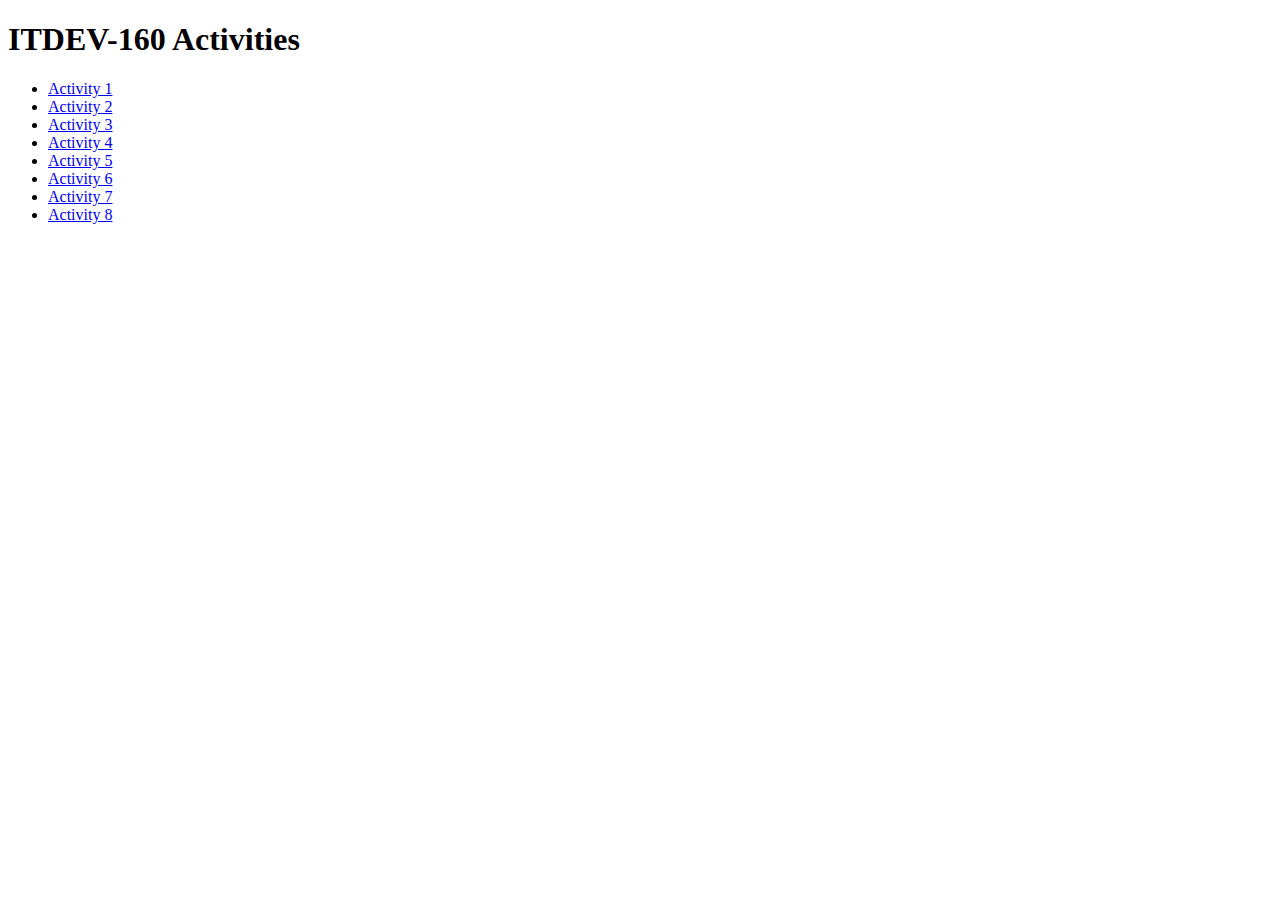
<file: index.html>
<!DOCTYPE html>
<html lang="en">
<head>
    <meta charset="UTF-8">
    <meta name="viewport" content="width=device-width, initial-scale=1.0">
    <title>ITDEV-160 Activities</title>
</head>
<body>
    <h1>ITDEV-160 Activities</h1>
    <ul>
        <li><a href="activity-1/index.html">Activity 1</a></li>
        <li><a href="activity-2/index.html">Activity 2</a></li>
        <li><a href="activity-3/index.html">Activity 3</a></li>
        <li><a href="activity-4/index.html">Activity 4</a></li>
        <li><a href="activity-5/index.html">Activity 5</a></li>
        <li><a href="activity-6/index.html">Activity 6</a></li>
        <li><a href="activity-7/index.html">Activity 7</a></li>
        <li><a href="activity-8/index.html">Activity 8</a></li>
    </ul>
</body>
</html>
</file>
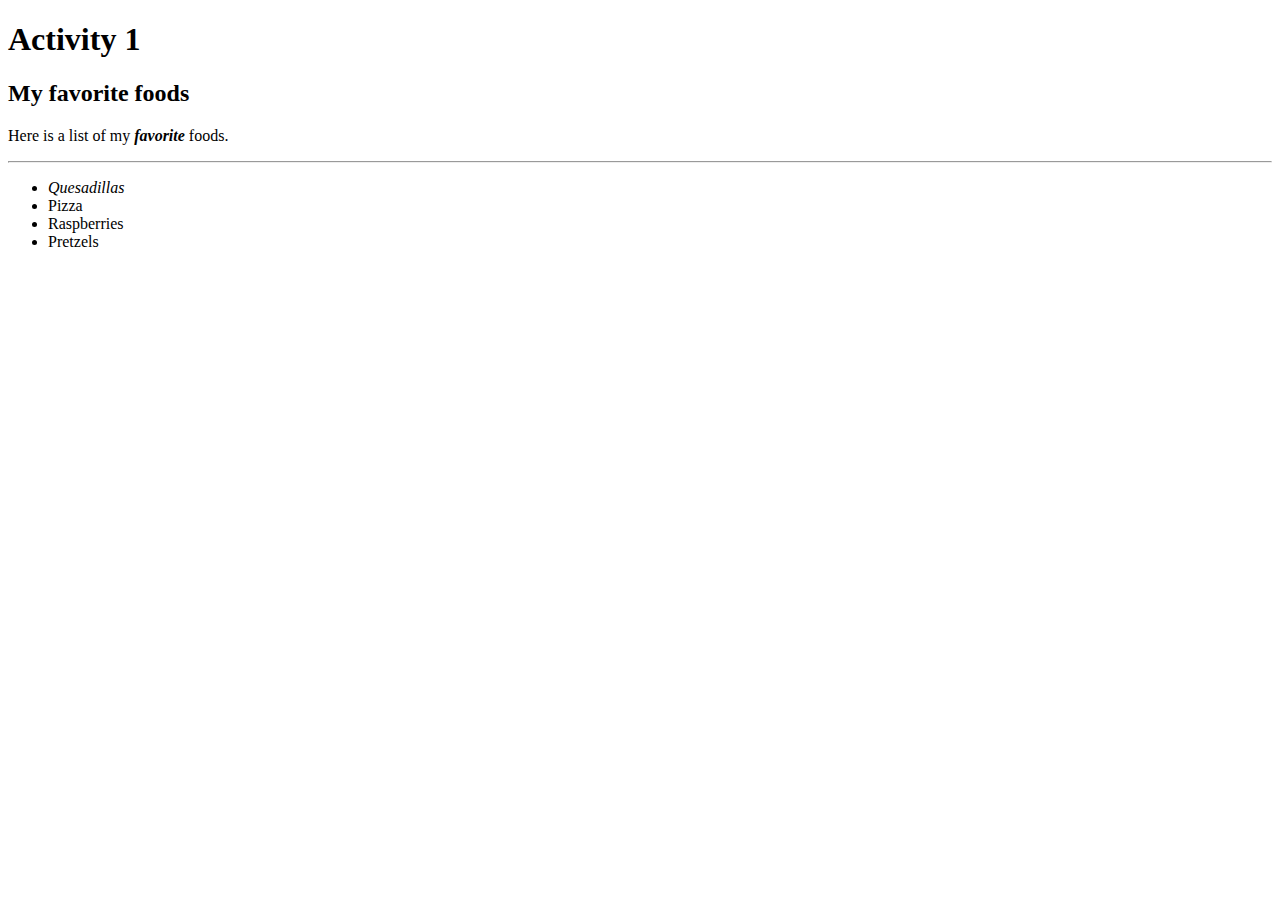
<file: activity-1/index.html>
<!DOCTYPE html>
<html lang="en">
<head>
    <meta charset="UTF-8">
    <meta name="viewport" content="width=device-width, initial-scale=1.0">
    <title>Activity 1</title>
</head>
<body>
    <h1>Activity 1</h1>
    <h2>My favorite foods</h2>
    <p>Here is a list of my <b><i>favorite</i></b> foods.</p>
    <hr>
    <ul>
        <li><em>Quesadillas</em></li>
        <li>Pizza</li>
        <li>Raspberries</li>
        <li>Pretzels</li>
    </ul>
</body>
</html>
</file>
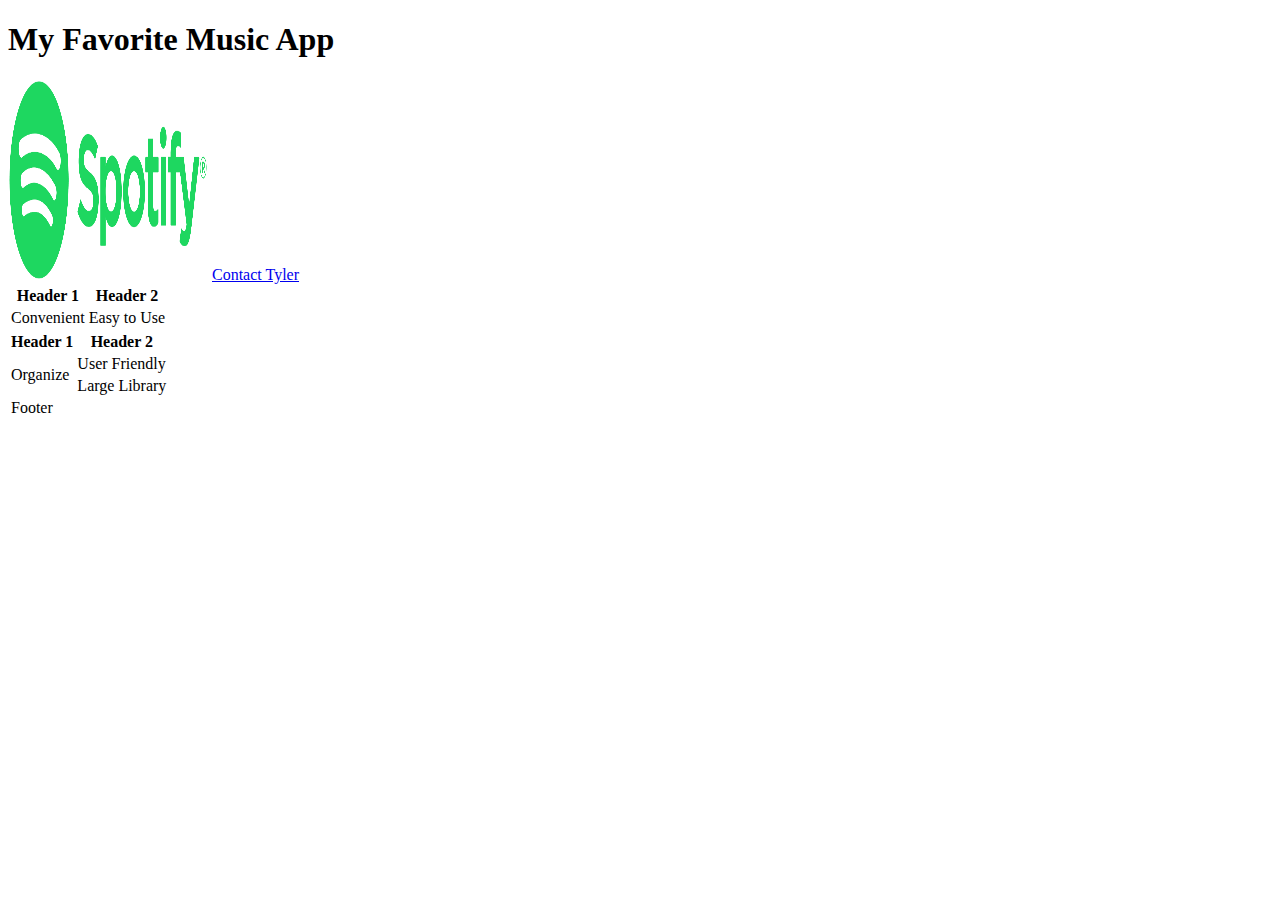
<file: activity-2/index.html>
<!DOCTYPE html>
<html lang="en">
<head>
    <meta charset="UTF-8">
    <meta name="viewport" content="width=device-width, initial-scale=1.0">
    <title>Activity 2</title>
</head>
<body>
    <h1>My Favorite Music App</h1>
    
    <!-- Image -->
    <img src="images/spotify.png" alt="Example Image" width="200" height="200">
    
    <!-- Email link -->
    <a href="mcphert1@gmatc.matc.edu">Contact Tyler</a>
    
    <!-- Simple table -->
    <table id="simple-table">
        <tr>
            <th>Header 1</th>
            <th>Header 2</th>
        </tr>
        <tr>
            <td>Convenient</td>
            <td>Easy to Use</td>
        </tr>
    </table>
    
    <!-- Complex table -->
    <table id="complex-table">
        <thead>
            <tr>
                <th scope="col">Header 1</th>
                <th scope="col">Header 2</th>
            </tr>
        </thead>
        <tbody>
            <tr>
                <td rowspan="2">Organize</td>
                <td>User Friendly</td>
            </tr>
            <tr>
                <td>Large Library</td>
            </tr>
        </tbody>
        <tfoot>
            <tr>
                <td colspan="2">Footer</td>
            </tr>
        </tfoot>
    </table>
</body>
</html>
</file>
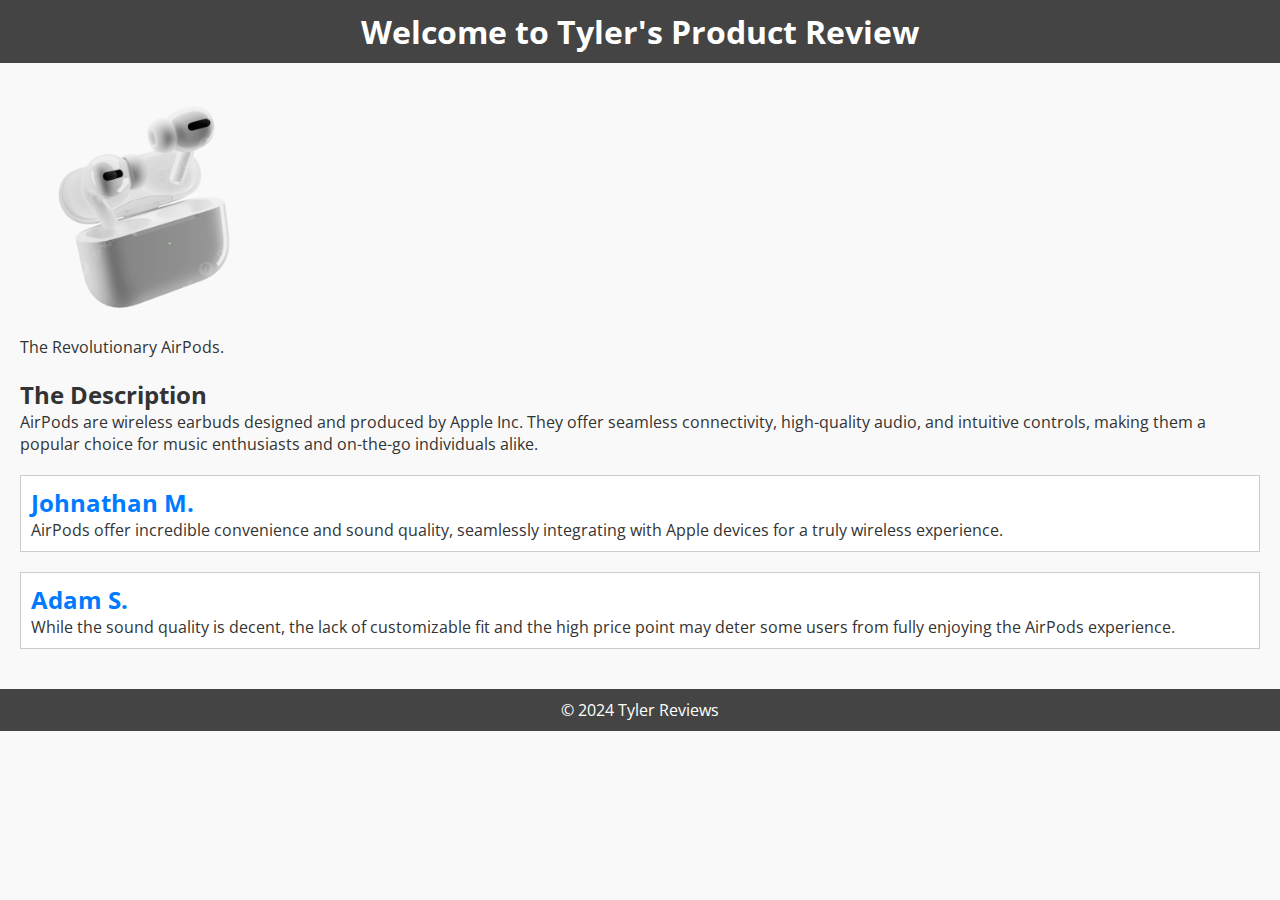
<file: activity-3/index.html>
<!DOCTYPE html>
<html lang="en">
<head>
    <meta charset="UTF-8">
    <meta name="viewport" content="width=device-width, initial-scale=1.0">
    <title>Product Reviews</title>
    <link rel="stylesheet" type="text/css" href="https://fonts.googleapis.com/css?family=Open+Sans">
    <link rel="stylesheet" type="text/css" href="css/master.css">
</head>
<body>
    <header>
        <h1>Welcome to Tyler's Product Review</h1>
    </header>
    
    <main>
        <figure>
            <img src="images/airpods.png" alt="Product Image">
            <figcaption>The Revolutionary AirPods.</figcaption>
        </figure>

        <div class="product-description">
            <h2>The Description</h2>
            <p>AirPods are wireless earbuds designed and produced by Apple Inc. 
                They offer seamless connectivity, high-quality audio, and intuitive controls, making them a popular choice for music enthusiasts and on-the-go individuals alike.</p>
        </div>

        <section class="reviews">
            <article class="review">
                <h2>Johnathan M.</h2>
                <p>AirPods offer incredible convenience and sound quality, seamlessly integrating with Apple devices for a truly wireless experience.</p>
            </article>

            <article class="review">
                <h2>Adam S.</h2>
                <p>While the sound quality is decent, the lack of customizable fit and the high price point may deter some users from fully enjoying the AirPods experience.</p>
            </article>
        </section>
    </main>

    <footer>
        <p>&copy; 2024 Tyler Reviews</p>
    </footer>
</body>
</html>
</file>
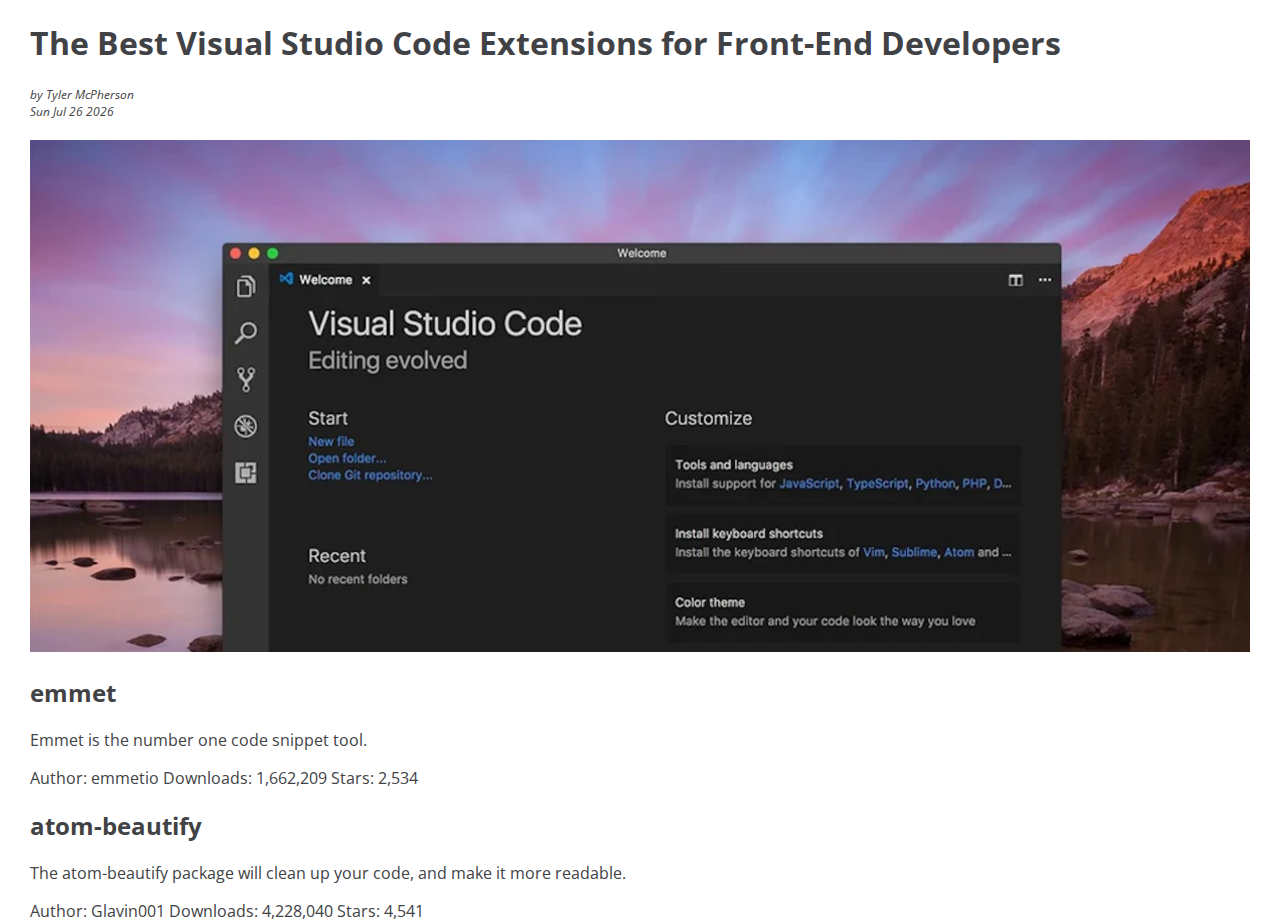
<file: activity-5/index.html>
<!DOCTYPE html>
<html lang="en">
<head>
    <meta charset="UTF-8">
    <meta name="viewport" content="width=device-width, initial-scale=1.0">
    <link rel="stylesheet" type="text/css" href="https://fonts.googleapis.com/css?family=Open+Sans">
    <link rel="stylesheet" type="text/css" href="css/master.css">
    <title>The Best Visual Studio Code Extensions for Front-End Developers</title>
</head>
<body>
    <header>
        <h1>The Best Visual Studio Code Extensions for Front-End Developers</h1>
        <div id="credits">
            <div id="author">
                by Tyler McPherson
            </div>
            <div id="date"></div>
        </div>
        <img id="vsCode-image" src="images/Activity5.png" alt="VS Code Image">
    </header>

    <main>
        <div class="package-container">
            <header>
                <h2 id="p1-name"></h2>
            </header>

            <section>
                <p id="p1-description"></p>
            </section>

            <footer>
                Author: <span id="p1-author"></span>
                Downloads: <span id="p1-downloads"></span>
                Stars: <span id="p1-stars"></span>
            </footer>
        </div>

        <div class="package-container">
            <header>
                <h2 id="p2-name"></h2>
            </header>

            <section>
                <p id="p2-description"></p>
            </section>

            <footer>
                Author: <span id="p2-author"></span>
                Downloads: <span id="p2-downloads"></span>
                Stars: <span id="p2-stars"></span>
            </footer>
        </div>
    </main>


    <script src="js/scripts.js"></script>
</body>
</html>
</file>
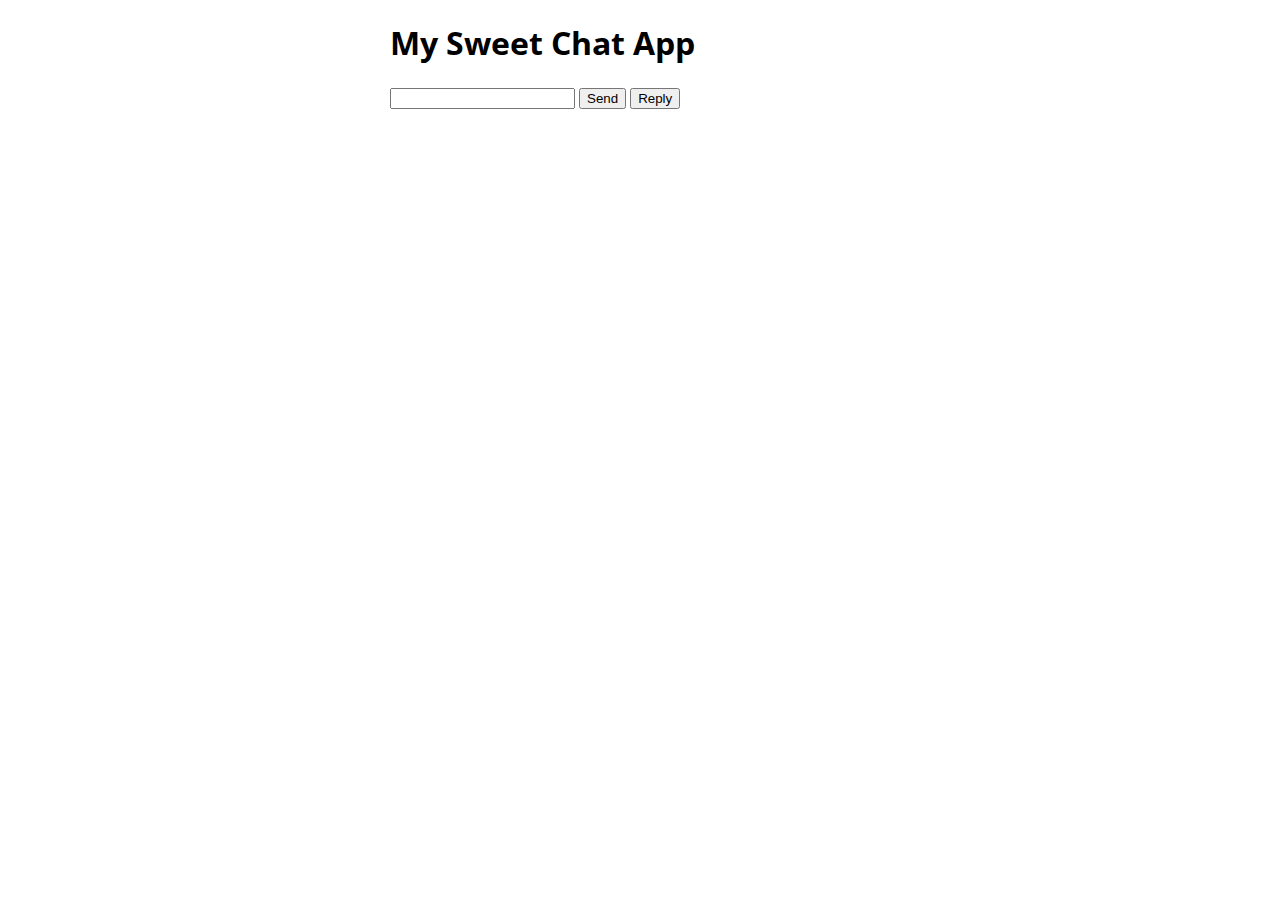
<file: activity-6/index.html>
<!DOCTYPE html>
<html lang="en">
<head>
    <meta charset="UTF-8">
    <meta name="viewport" content="width=device-width, initial-scale=1.0">
    <meta http-equiv="X-UA-Compatible" content="ie=edge">
    <title>My Sweet Chat App</title>
    <link rel="stylesheet" type="text/css" href="https://fonts.googleapis.com/css?family=Open+Sans">
    <link rel="stylesheet" href="css/styles.css">
</head>

<body>
    <header>
        <h1>My Sweet Chat App</h1>
    </header>
    <main>
        <section id="message-container" class="messages"></section>
        <section>
            <input type="text" id="message-input">
            <button type="button" id="send-button">Send</button>
            <button type="button" id="reply-button">Reply</button>
        </section>



    </main>
    <script src="js/scripts.js" charset="UTF-8"></script>
    
</body>
</html>
</file>
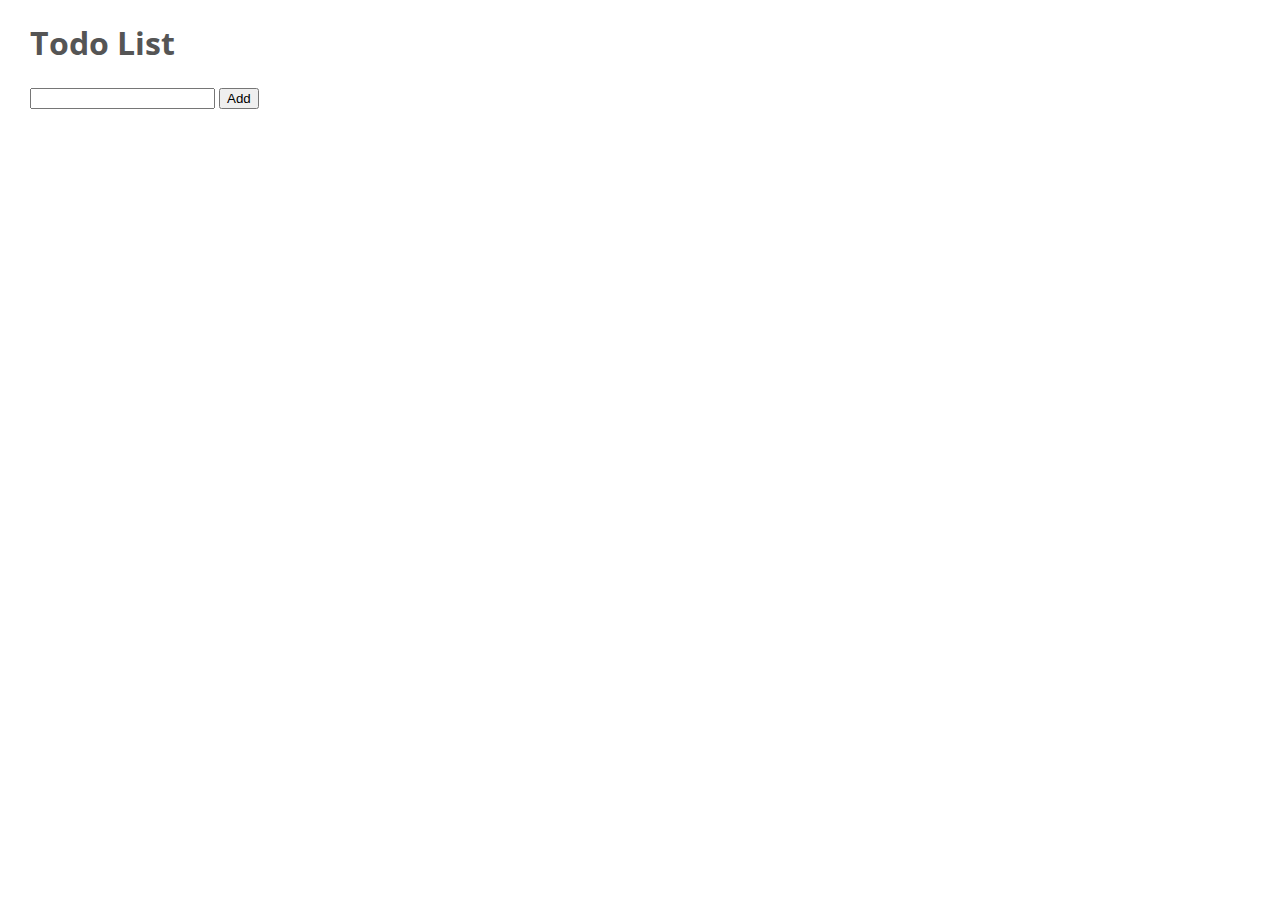
<file: activity-7/index.html>
<!DOCTYPE html>
<html lang="en">
<head>
    <meta charset="UTF-8">
    <meta name="viewport" content="width=device-width, initial-scale=1.0">
    <title>Todo List</title>
    <link rel="stylesheet" href="css/styles.css">
    <link rel="stylesheet" href="https://fonts.googleapis.com/css?family=Open+Sans">
</head>
<body>
    <header>
        <h1>Todo List</h1>
    </header>
    <main>
        <section>
            <input type="text" id="input-task">
            <button type="button" id="add-task">Add</button>
        </section>
        <section id="todo-list-container">
            <ol id="active-list">

            </ol>
            <ul id="completed-list">

            </ul>
        </section>
    </main>
    <script src="js/scripts.js" charset="UTF-8"></script>
</body>
</html>
</file>
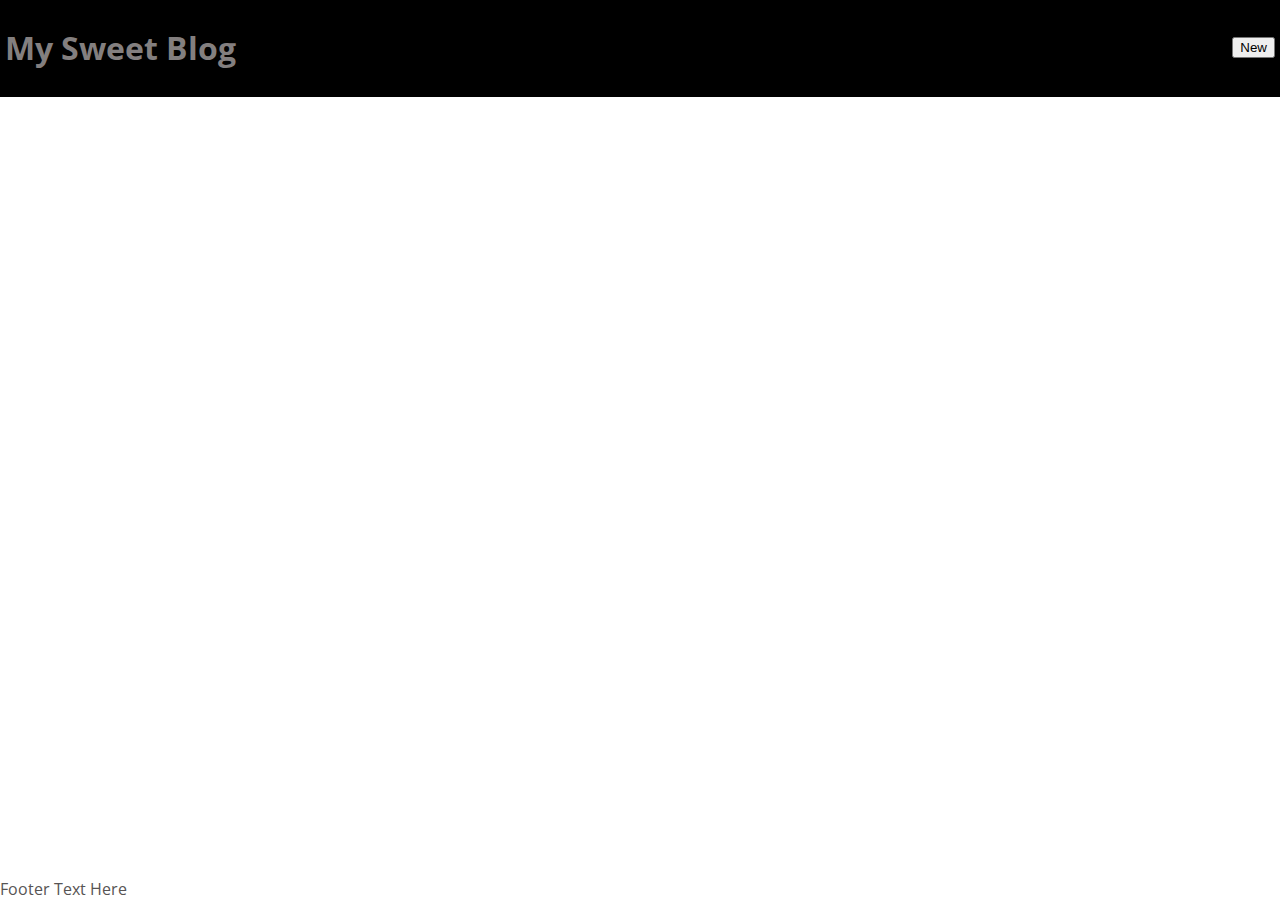
<file: activity-8/index.html>
<!DOCTYPE html>
<html lang="en">
<head>
    <meta charset="UTF-8">
    <meta name="viewport" content="width=device-width, initial-scale=1.0">
    <title>My Sweet Blog</title>
    <link rel="stylesheet" href="css/styles.css">
    <link rel="stylesheet" href="https://fonts.googleapis.com/css?family=Open+Sans">
</head>
<body>
    <header>
        <h1 class="header-title">My Sweet Blog</h1>
        <div class="header-menu">
            <button id="new-button">New</button>
        </div>
    </header>
    <main>
        <section id="display-content"></section>
    </main>
    <footer>
        Footer Text Here
    </footer>

    <div class="modal" id="modal-dialog">
        <section>
            <h2>Title</h2>
            <input type="text" id="edit-title-text">
            <span id="edit-title-message"></span>
        </section>
        <section>
            <h2>Content</h2>
            <textarea name="edit-content-text" id="edit-content-text" cols="80" rows="8"></textarea>
            <span id="edit-content-message"></span>
        </section>
        <footer>
            <button id="cancel-button">Cancel</button>
            <button id="save-button">Save</button>
        </footer>
    </div>
    <div id="modal-backdrop"></div>
    <script src="js/scripts.js"></script>

</body>
</html>
</file>
<file: activity-5/css/master.css>
body {
    font-family: "Open Sans", sans-serif;
    margin: auto 30px;
    color: #414245;
}

#credits
{
    font-style: italic;
    font-size: .75em;
    margin-bottom: 20px;
}

#vsCode-image
{
    width: 100%;
}
</file>
<file: activity-6/css/styles.css>
body {
    font-family: 'Open Sans', sans-serif;
    max-width: 500px;
    margin: 0 auto;
}

.messages {
    margin-bottom: 20px;
}

.out-message {
    padding: 5px;
    background-color: aliceblue;
}

.in-message {
    padding: 5px;
    background-color: aqua;
}
</file>
<file: activity-7/css/styles.css>
body {
    font-family: 'Open Sans', sans-serif;
    margin: auto 30px;
    color: #555;
}

ul {
    margin: 0;
}

li {
    padding: 5px;
}

#todo-list-container {
    margin-top: 20px;
}

#completed-list {
    list-style-type: none;
}

#completed-list li {
    text-decoration: line-through;
}
</file>
<file: activity-8/css/styles.css>
body {
    display: flex;
    flex-direction: column;
    min-height: 100vh;
    font-family: 'Open Sans', sans-serif;
    color: rgb(87, 84, 84);
    margin: 0;
}

header {
    display: flex;
    padding: 5px;
    color: rgb(131, 127, 127);
    background-color: black;
    border-bottom: solid 1px #000;
}

header .header-title {
    display: inline-block;
}

header .header-menu {
    flex-grow: 1;
    display: flex;
    align-items: center;
    justify-content: flex-end;
    color: #8f8d8d;
    font-size: smaller;
}

main{
    flex: 1;
}

main #display-content {
    padding: 20px;
}

#modal-backdrop {
    display: none;
    position: absolute;
    height: 100vh;
    width: 100vw;
    background-color: black;
}

#modal-backdrop.visible {
    display: block;
}

.modal{
    display: none;
    position: absolute;
    padding: 10px;
    border: solid 1px #555;
    background-color: #fff;
    z-index: 99999;
    width: 300px;
    height: 300px;
    top: 50%;
    left: 50%;
    transform: translate(-50%, -50%);
}

.modal.visible {
    display: block;
}

.modal-content {
    width: 300px;
    height: 300px;
}

#edit-title {
    width: 300px;
}

#edit-content-text {
    width: 100%;
    box-sizing: border-box;
}
</file>
<file: activity-3/css/master.css>
/* Reset default margin and padding */
body, h1, h2, p, figure {
    margin: 0;
    padding: 0;
}

/* Global styles */
body {
    font-family: 'Open Sans', sans-serif;
    background-color: #f9f9f9;
    color: #333;
}

header, footer {
    background-color: #444;
    color: #fff;
    padding: 10px 0;
    text-align: center;
}

main {
    padding: 20px;
}

/* Image styles */
img {
    width: 20%;
    height: auto;
}

/* Product description styles */
.product-description {
    margin-top: 20px;
}

/* Reviews section styles */
.reviews {
    margin-top: 20px;
}

.review {
    background-color: #fff;
    border: 1px solid #ccc;
    padding: 10px;
    margin-bottom: 20px;
}

.review h2 {
    color: #007bff;
}
</file>
